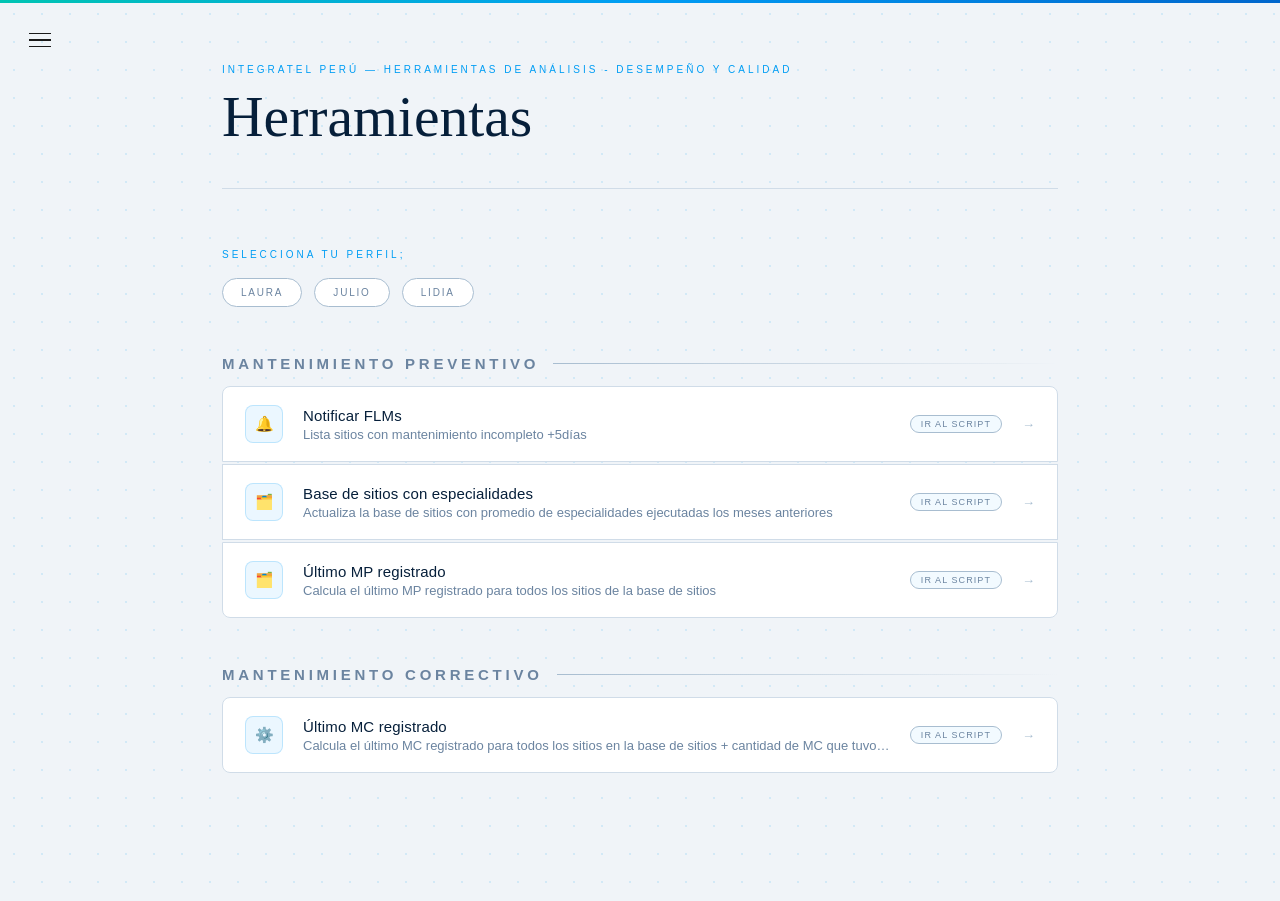
<file: index.html>
<!DOCTYPE html>
<html lang="es">
<head>
    <meta charset="UTF-8">
    <meta name="viewport" content="width=device-width, initial-scale=1.0">
    <title>Herramientas - D&C</title>
    <link href="https://fonts.googleapis.com/css2?family=DM+Serif+Display:ital@0;1&family=DM+Mono:wght@300;400;500&display=swap" rel="stylesheet">
    <link rel="stylesheet" href="style.css">

</head>
<body>

    <button class="hamburger" id="hamburger" aria-label="Abrir menú" onclick="toggleSidebar()">
        <span></span><span></span><span></span>
    </button>

    <div class="sidebar-overlay" id="overlay" onclick="closeSidebar()"></div>

    <aside class="sidebar" id="sidebar">
        <div class="sidebar-brand">Integratel Perú<br>Desempeño &amp; Calidad</div>
        <nav class="sidebar-nav">
            <a class="sidebar-link active" href="index.html">
                <span class="sl-left"><span class="sl-num">01</span>Herramientas</span>
                <span class="sl-arrow">→</span>
            </a>
            
            <a class="sidebar-link" href="instrucciones.html">
                <span class="sl-left"><span class="sl-num">02</span>Instrucciones</span>
                <span class="sl-arrow">→</span>
            </a>
            <a class="sidebar-link" href="requisitos.html">
                <span class="sl-left"><span class="sl-num">03</span>Requisitos</span>
                <span class="sl-arrow">→</span>
            </a>
        </nav>
        <div class="sidebar-footer">Herramientas<br>de análisis</div>
    </aside>

    <script src="script.js"></script>
    <div class="wrapper">

        <header>
            <div class="eyebrow">Integratel Perú — Herramientas de análisis - Desempeño y Calidad</div>
            <h1>Herramientas</h1>
        </header>

        <section class="user-section">
            <div class="eyebrow">Selecciona tu perfil;</div>
            <div class="user-buttons">
                <button class="user-btn" onclick="cambiarUsuario('lcadillom')">Laura</button>
                <button class="user-btn" onclick="cambiarUsuario('jlopezh')">Julio</button>
                <button class="user-btn" onclick="cambiarUsuario('...')">Lidia</button>
            </div>
        </section>

        <section class="category">
            <div class="category-header">
                <span class="category-label">Mantenimiento Preventivo</span>
                <div class="category-line"></div>
            </div>
            <div class="notebooks">
                <a class="notebook-card" href="vscode://file/C:/Users/lcadillom/OneDrive - Integratel Per%C3%BA/Proyectos/Base de sitios con especialidades/sitiosIncompletos.ipynb" target="_blank">
                    <div class="nb-icon">🔔</div>
                    <div class="nb-content">
                        <div class="nb-name">Notificar FLMs</div>
                        <div class="nb-desc">Lista sitios con mantenimiento incompleto +5días</div>
                    </div>
                    <div class="nb-meta"><span class="nb-tag">Ir al script</span></div>
                    <div class="nb-arrow">→</div>
                </a>
                <a class="notebook-card" href="vscode://file/C:/Users/lcadillom/OneDrive - Integratel Per%C3%BA/Proyectos/Base de sitios con especialidades/revisionEspecialidades.ipynb" target="_blank">
                    <div class="nb-icon">🗂️</div>
                    <div class="nb-content">
                        <div class="nb-name">Base de sitios con especialidades</div>
                        <div class="nb-desc">Actualiza la base de sitios con promedio de especialidades ejecutadas los meses anteriores</div>
                    </div>
                    <div class="nb-meta"><span class="nb-tag">Ir al script</span></div>
                    <div class="nb-arrow">→</div>
                </a>
                <a class="notebook-card" href="vscode://file/C:/Users/lcadillom/OneDrive - Integratel Per%C3%BA/Proyectos/Base de sitios con especialidades/ultimoPreventivo.ipynb" target="_blank">
                    <div class="nb-icon">🗂️</div>
                    <div class="nb-content">
                        <div class="nb-name">Último MP registrado</div>
                        <div class="nb-desc">Calcula el último MP registrado para todos los sitios de la base de sitios</div>
                    </div>
                    <div class="nb-meta"><span class="nb-tag">Ir al script</span></div>
                    <div class="nb-arrow">→</div>
                </a>
            </div>
        </section>

        <section class="category">
            <div class="category-header">
                <span class="category-label">Mantenimiento Correctivo</span>
                <div class="category-line"></div>
            </div>
            <div class="notebooks">
                <a class="notebook-card" href="vscode://file/C:/Users/lcadillom/OneDrive - Integratel Per%C3%BA/Proyectos/Base de sitios con especialidades/revisionCorrectivo.ipynb">
                    <div class="nb-icon">⚙️</div>
                    <div class="nb-content">
                        <div class="nb-name">Último MC registrado</div>
                        <div class="nb-desc">Calcula el último MC registrado para todos los sitios en la base de sitios + cantidad de MC que tuvo este sitio</div>
                    </div>
                    <div class="nb-meta"><span class="nb-tag">Ir al script</span></div>
                    <div class="nb-arrow">→</div>
                </a>
            </div>
        </section>

    </div>

    <script>
        
    </script>
</body>
</html>
</file>
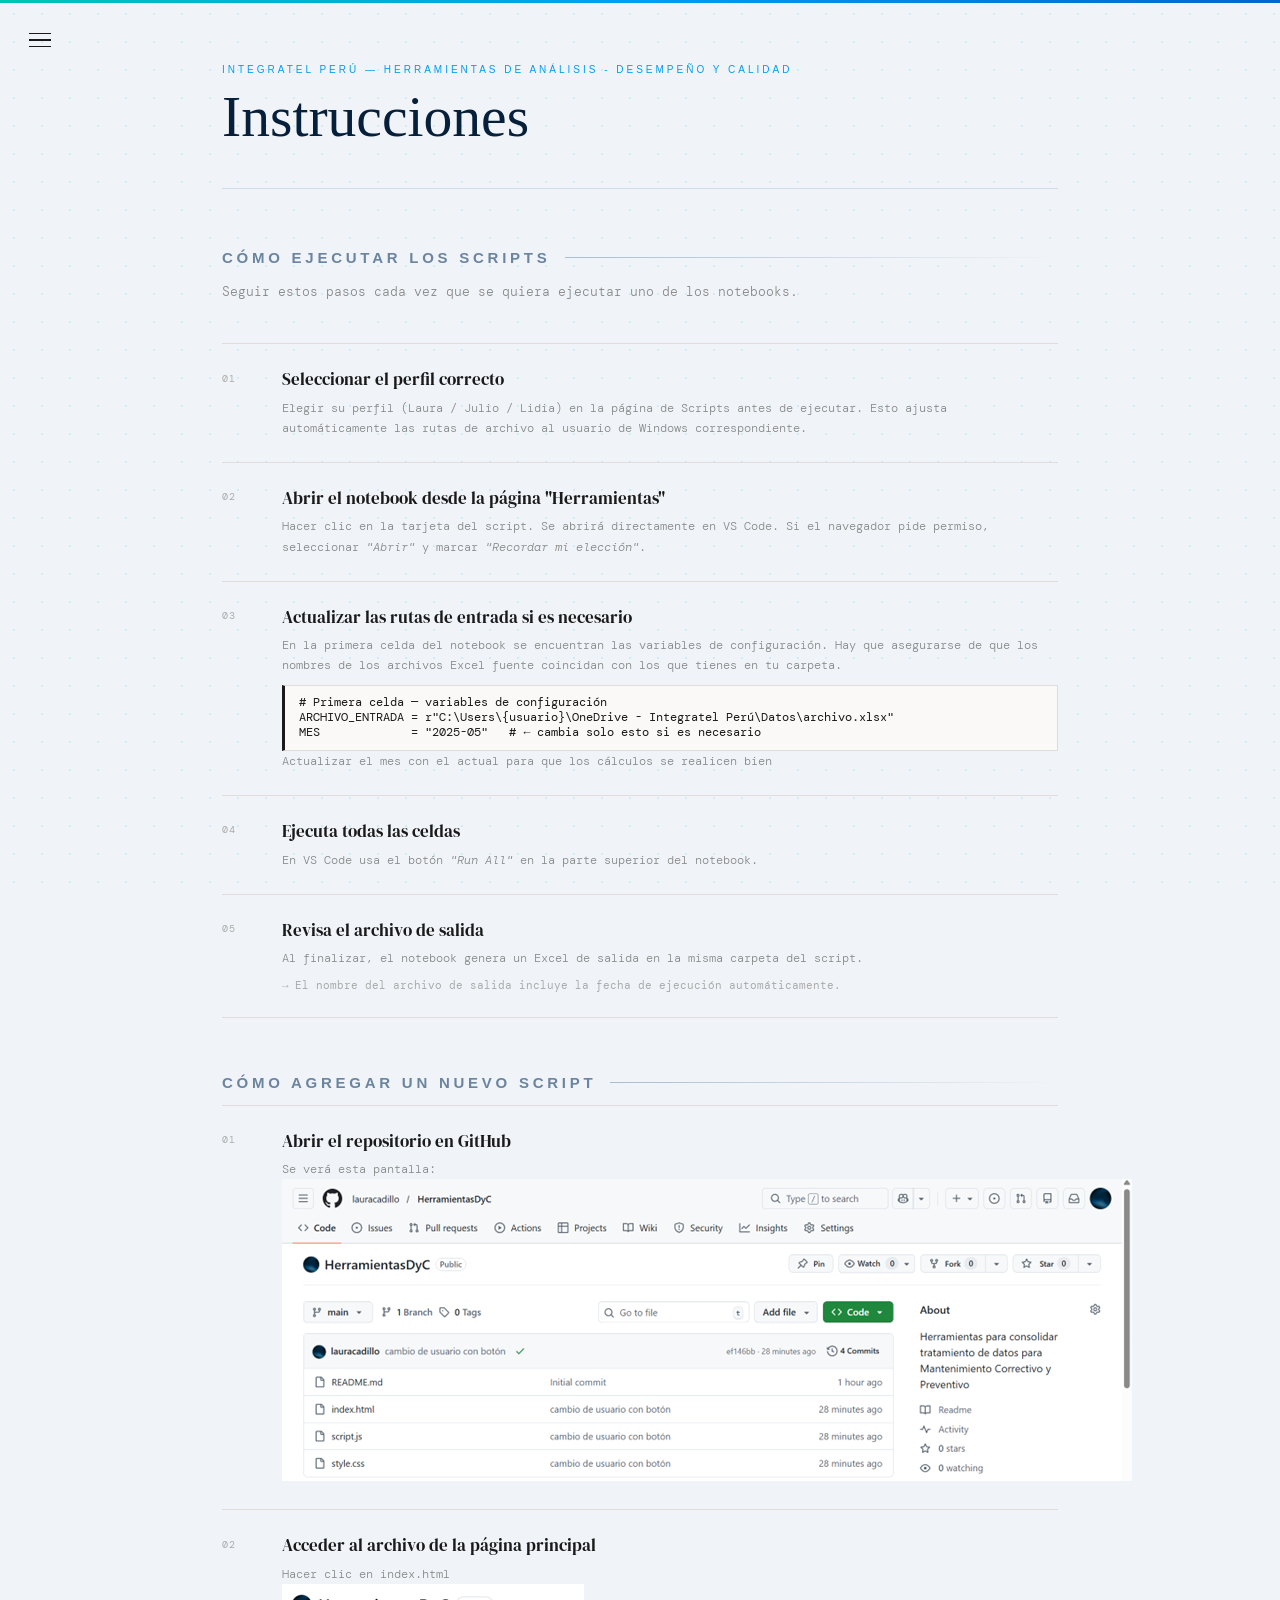
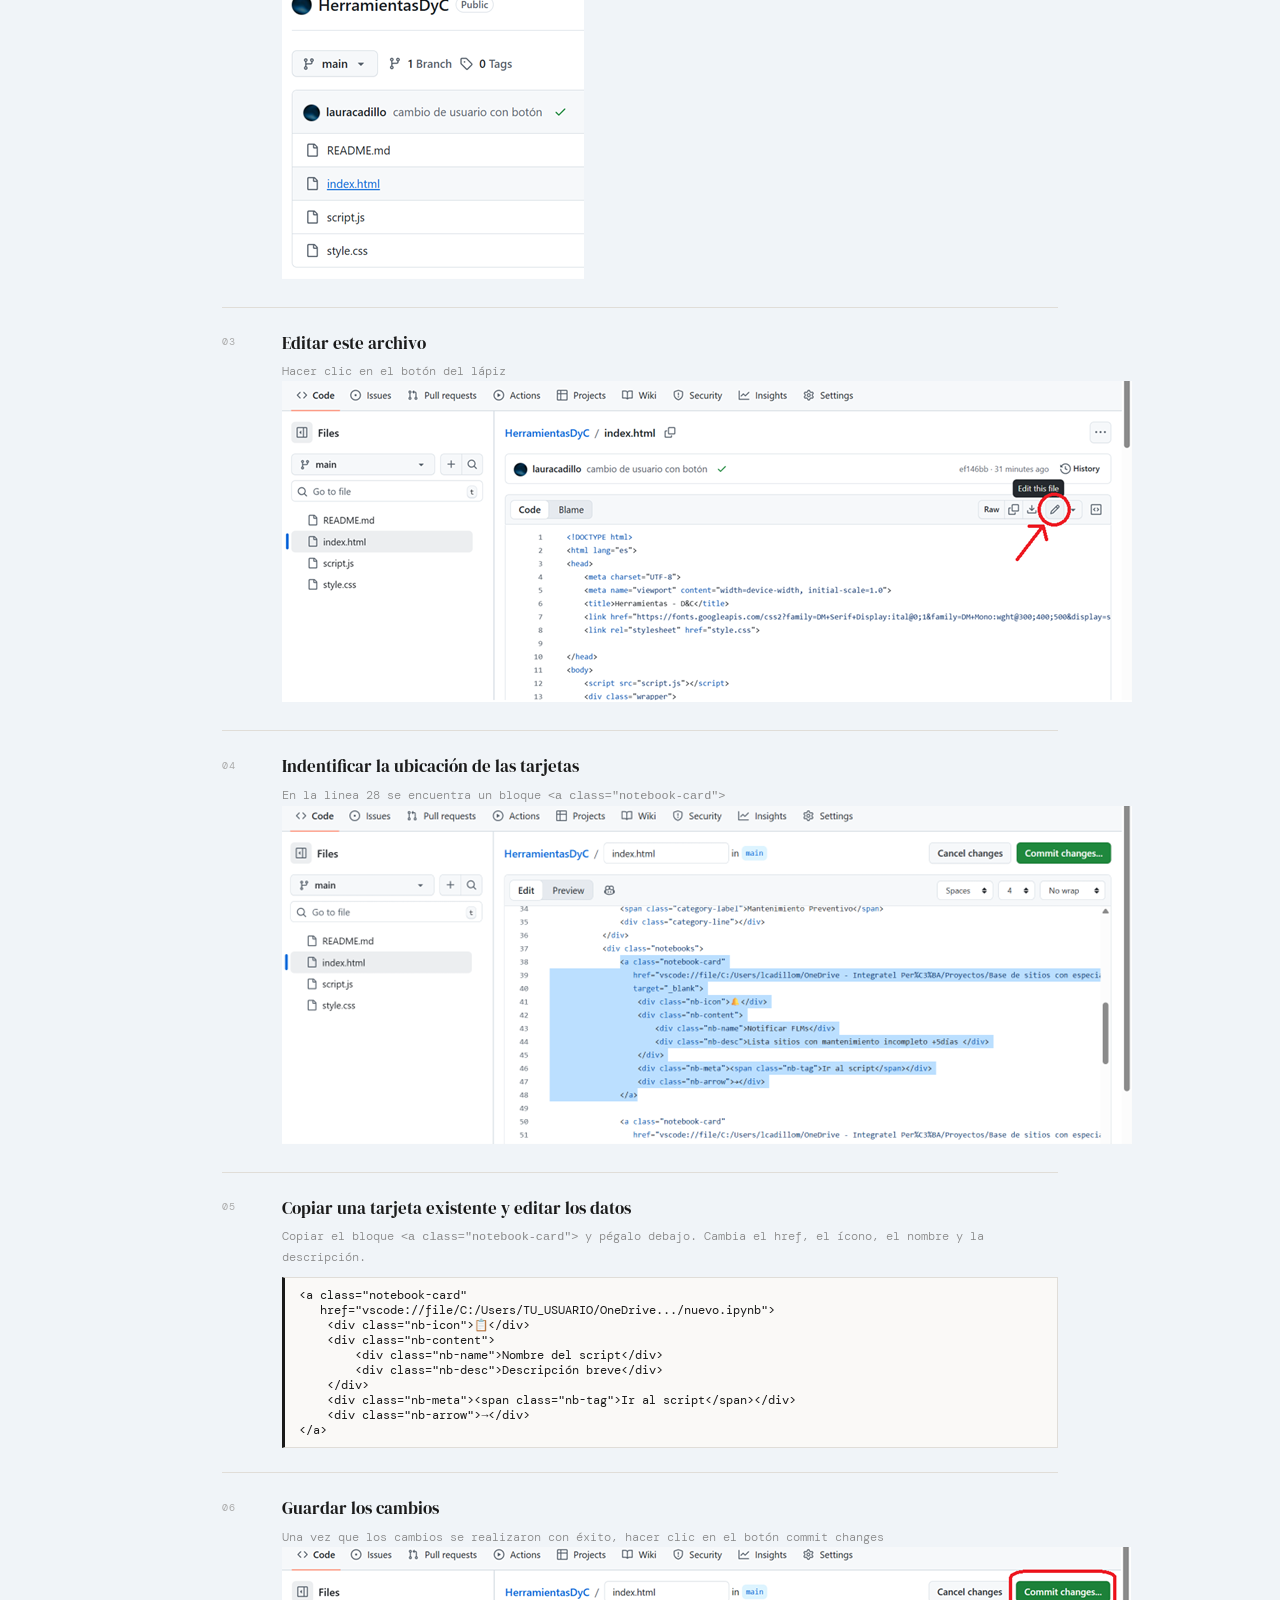
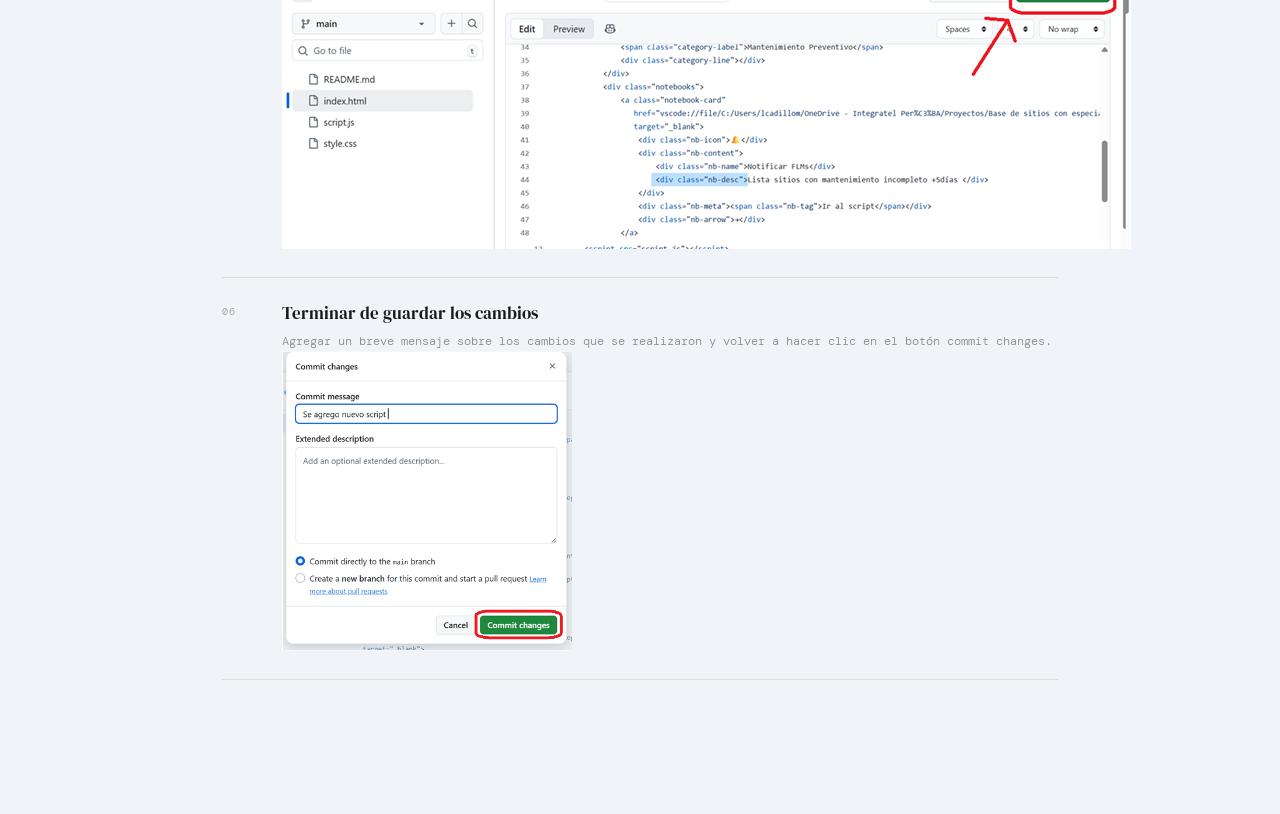
<file: instrucciones.html>
<!DOCTYPE html>
<html lang="es">
<head>
    <meta charset="UTF-8">
    <meta name="viewport" content="width=device-width, initial-scale=1.0">
    <title>Instrucciones - D&C</title>
    <link href="https://fonts.googleapis.com/css2?family=DM+Serif+Display:ital@0;1&family=DM+Mono:wght@300;400;500&display=swap" rel="stylesheet">
    <link rel="stylesheet" href="style.css">

</head>
<body>
    <script src="script.js"></script>
    <button class="hamburger" id="hamburger" aria-label="Abrir menú" onclick="toggleSidebar()">
        <span></span><span></span><span></span>
    </button>

    <div class="sidebar-overlay" id="overlay" onclick="closeSidebar()"></div>

    <aside class="sidebar" id="sidebar">
        <div class="sidebar-brand">Integratel Perú<br>Desempeño &amp; Calidad</div>
        <nav class="sidebar-nav">
            <a class="sidebar-link" href="index.html">
                <span class="sl-left"><span class="sl-num">01</span>Herramientas</span>
                <span class="sl-arrow">→</span>
            </a>
            
            <a class="sidebar-link active" href="instrucciones.html">
                <span class="sl-left"><span class="sl-num">02</span>Instrucciones</span>
                <span class="sl-arrow">→</span>
            </a>
            <a class="sidebar-link" href="requisitos.html">
                <span class="sl-left"><span class="sl-num">03</span>Requisitos</span>
                <span class="sl-arrow">→</span>
            </a>
            <a class="sidebar-link " href="otrosProyectos.html">
                <span class="sl-left"><span class="sl-num">04</span>Otros Proyectos</span>
                <span class="sl-arrow">→</span>
            </a>
        </nav>
        <div class="sidebar-footer">Herramientas<br>de análisis</div>
    </aside>

    <div class="wrapper">
        <header>
            <div class="eyebrow">Integratel Perú — Herramientas de análisis - Desempeño y Calidad</div>
            <h1>Instrucciones</h1>
        </header>

        <section class="instr-section">
            <div class="category-header">
                <span class="category-label">Cómo ejecutar los scripts</span>
                <div class="category-line"></div>
            </div>
            <p class="instr-intro">Seguir estos pasos cada vez que se quiera ejecutar uno de los notebooks. </p>
            <div class="step-list">
                
                <div class="step">
                    <span class="step-num">01</span>
                    <div class="step-body">
                        <div class="step-title"> Seleccionar el perfil correcto</div>
                        <div class="step-desc">Elegir su perfil (Laura / Julio / Lidia) en la página de Scripts antes de ejecutar. Esto ajusta automáticamente las rutas de archivo al usuario de Windows correspondiente.</div>
                    </div>
                </div>
                <div class="step">
                    <span class="step-num">02</span>
                    <div class="step-body">
                        <div class="step-title">Abrir el notebook desde la página "Herramientas"</div>
                        <div class="step-desc">Hacer clic en la tarjeta del script. Se abrirá directamente en VS Code. Si el navegador pide permiso, seleccionar <em>"Abrir"</em> y marcar <em>"Recordar mi elección"</em>.</div>
                    </div>
                </div>
                <div class="step">
                    <span class="step-num">03</span>
                    <div class="step-body">
                        <div class="step-title">Actualizar las rutas de entrada si es necesario</div>
                        <div class="step-desc">En la primera celda del notebook se encuentran las variables de configuración. Hay que asegurarse de que los nombres de los archivos Excel fuente coincidan con los que tienes en tu carpeta.</div>
                        <div class="step-code"># Primera celda — variables de configuración
ARCHIVO_ENTRADA = r"C:\Users\{usuario}\OneDrive - Integratel Perú\Datos\archivo.xlsx"
MES             = "2025-05"   # ← cambia solo esto si es necesario</div>
                        <div class="step-desc">Actualizar el mes con el actual para que los cálculos se realicen bien</div>

                    </div>
                </div>
                <div class="step">
                    <span class="step-num">04</span>
                    <div class="step-body">
                        <div class="step-title">Ejecuta todas las celdas</div>
                        <div class="step-desc">En VS Code usa el botón <em>"Run All"</em> en la parte superior del notebook.</div>
                    </div>
                </div>
                <div class="step">
                    <span class="step-num">05</span>
                    <div class="step-body">
                        <div class="step-title">Revisa el archivo de salida</div>
                        <div class="step-desc">Al finalizar, el notebook genera un Excel de salida en la misma carpeta del script.</div>
                        <div class="step-note">El nombre del archivo de salida incluye la fecha de ejecución automáticamente.</div>
                    </div>
                </div>
            </div>
        </section>

        <section class="instr-section">
            <div class="category-header">
                <span class="category-label">Cómo agregar un nuevo script</span>
                <div class="category-line"></div>
            </div>
            <div class="step-list">
                <div class="step">
                    <span class="step-num">01</span>
                    <div class="step-body">
                        <div class="step-title">Abrir el repositorio en GitHub</div>
                        <div class="step-desc">Se verá esta pantalla:</div>
                        <img src="imagenes\paso1.png">
                    </div>
                </div>
                <div class="step">
                    <span class="step-num">02</span>
                    <div class="step-body">
                        <div class="step-title">Acceder al archivo de la página principal</div>
                        <div class="step-desc"> Hacer clic en index.html </div>
                        <img src="imagenes\paso2.png">
                    </div>
                </div>
                <div class="step">
                    <span class="step-num">03</span>
                    <div class="step-body">
                        <div class="step-title">Editar este archivo</div>
                        <div class="step-desc"> Hacer clic en el botón del lápiz</div>
                        <img src="imagenes\paso3.png">
                    </div>
                </div>
                <div class="step">
                    <span class="step-num">04</span>
                    <div class="step-body">
                        <div class="step-title">Indentificar la ubicación de las tarjetas</div>
                        <div class="step-desc">En la linea 28 se encuentra un bloque <code>&lt;a class="notebook-card"&gt;</code></div>
                        <img src="imagenes\paso4.png">
                    </div>
                </div>
                <div class="step">
                    <span class="step-num">05</span>
                    <div class="step-body">
                        <div class="step-title">Copiar una tarjeta existente y editar los datos</div>
                        <div class="step-desc">Copiar el bloque <code>&lt;a class="notebook-card"&gt;</code> y pégalo debajo. Cambia el href, el ícono, el nombre y la descripción.</div>
                        <div class="step-code">&lt;a class="notebook-card"
   href="vscode://file/C:/Users/TU_USUARIO/OneDrive.../nuevo.ipynb"&gt;
    &lt;div class="nb-icon"&gt;📋&lt;/div&gt;
    &lt;div class="nb-content"&gt;
        &lt;div class="nb-name"&gt;Nombre del script&lt;/div&gt;
        &lt;div class="nb-desc"&gt;Descripción breve&lt;/div&gt;
    &lt;/div&gt;
    &lt;div class="nb-meta"&gt;&lt;span class="nb-tag"&gt;Ir al script&lt;/span&gt;&lt;/div&gt;
    &lt;div class="nb-arrow"&gt;→&lt;/div&gt;
&lt;/a&gt;</div>
                    </div>
                </div>
                <div class="step">
                    <span class="step-num">06</span>
                    <div class="step-body">
                        <div class="step-title">Guardar los cambios</div>
                        <div class="step-desc">Una vez que los cambios se realizaron con éxito, hacer clic en el botón commit changes</div>
                        <img src="imagenes\paso8.png">

                    </div>
                </div>
                <div class="step">
                    <span class="step-num">06</span>
                    <div class="step-body">
                        <div class="step-title">Terminar de guardar los cambios</div>
                        <div class="step-desc">Agregar un breve mensaje sobre los cambios que se realizaron y volver a hacer clic en el botón commit changes.</div>
                        <img src="imagenes\paso10.png" height="300px">

                    </div>
                </div>
            </div>
        </section>
<!--
        <section class="instr-section">
            <div class="category-header">
                <span class="category-label">Preguntas frecuentes</span>
                <div class="category-line"></div>
            </div>
            <div class="faq-list">
                <div class="faq-item">
                    <div class="faq-q" onclick="toggleFaq(this)">El link no abre VS Code</div>
                    <div class="faq-a">Asegúrate de tener VS Code instalado y de haber abierto al menos un archivo .ipynb anteriormente para que el protocolo <code>vscode://</code> quede registrado en Windows.</div>
                </div>
                <div class="faq-item">
                    <div class="faq-q" onclick="toggleFaq(this)">El notebook lanza error "FileNotFoundError"</div>
                    <div class="faq-a">El archivo Excel de entrada no se encuentra en la ruta configurada. Verifica que OneDrive esté sincronizado y que el nombre del archivo coincida exactamente con el valor en la variable <code>ARCHIVO_ENTRADA</code>.</div>
                </div>
                <div class="faq-item">
                    <div class="faq-q" onclick="toggleFaq(this)">No aparece el entorno Python correcto en VS Code</div>
                    <div class="faq-a">Haz clic en el nombre del kernel en la esquina superior derecha del notebook. Selecciona el entorno que contenga las librerías instaladas, normalmente <code>Python 3.x.x ('base')</code>.</div>
                </div>
                <div class="faq-item">
                    <div class="faq-q" onclick="toggleFaq(this)">¿Con qué frecuencia debo ejecutar los scripts?</div>
                    <div class="faq-a">Los scripts de <em>Notificar FLMs</em> y <em>Último MP/MC registrado</em> se recomiendan semanalmente (lunes). El script de <em>Base de sitios con especialidades</em> se ejecuta una vez al mes, al cierre de cada periodo.</div>
                </div>
                <div class="faq-item">
                    <div class="faq-q" onclick="toggleFaq(this)">¿Puedo ejecutar los scripts desde casa?</div>
                    <div class="faq-a">Sí, siempre que tengas acceso a OneDrive (con internet o en modo sin conexión si los archivos están disponibles offline). Los archivos de salida también se guardarán en OneDrive.</div>
                </div>
            </div>
        </section>
-->
    </div>


</body>
</html>
</file>
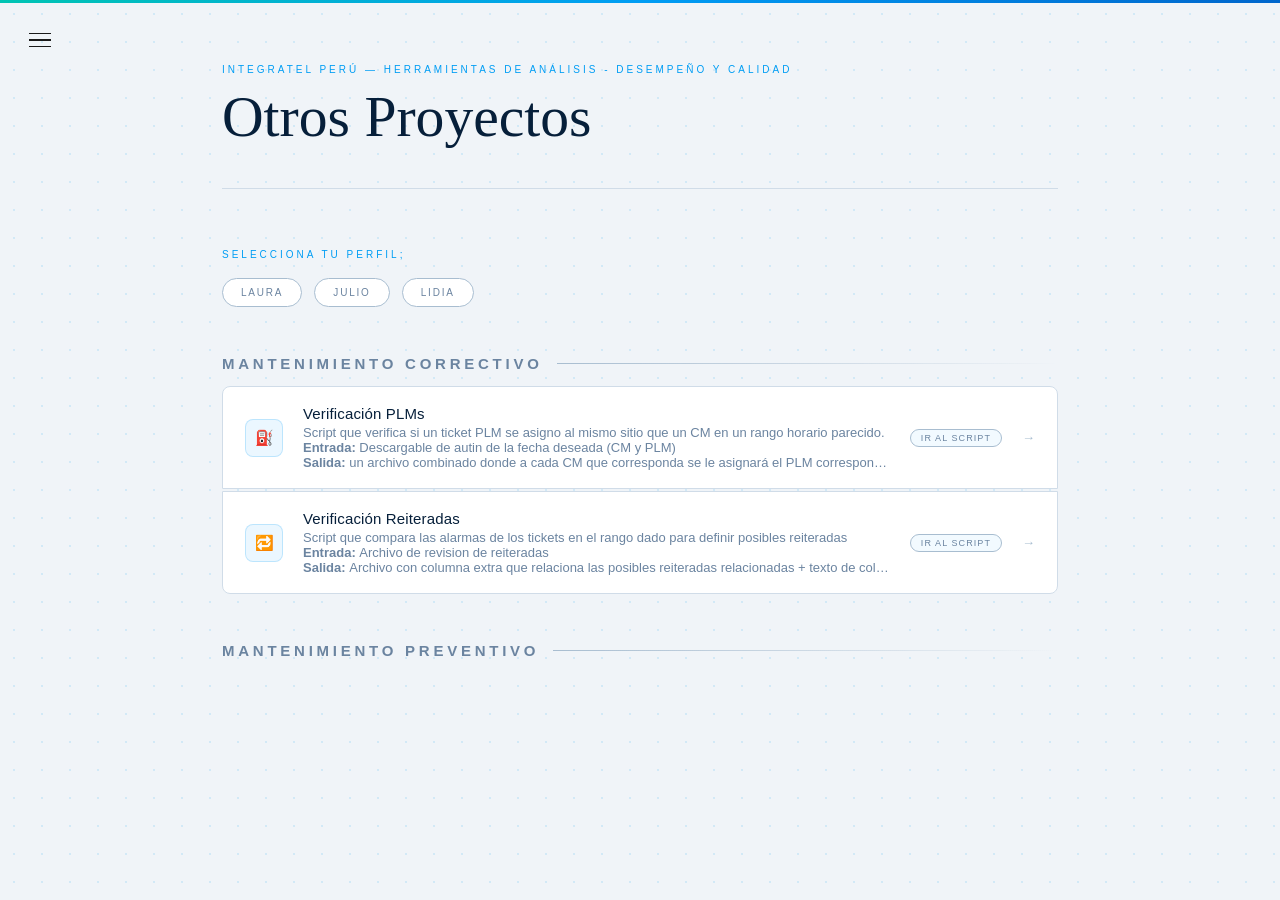
<file: otrosProyectos.html>
<!DOCTYPE html>
<html lang="es">
<head>
    <meta charset="UTF-8">
    <meta name="viewport" content="width=device-width, initial-scale=1.0">
    <title>Más proyectos - D&C</title>
    <link href="https://fonts.googleapis.com/css2?family=DM+Serif+Display:ital@0;1&family=DM+Mono:wght@300;400;500&display=swap" rel="stylesheet">
    <link rel="stylesheet" href="style.css">

</head>
<body>

    <button class="hamburger" id="hamburger" aria-label="Abrir menú" onclick="toggleSidebar()">
        <span></span><span></span><span></span>
    </button>

    <div class="sidebar-overlay" id="overlay" onclick="closeSidebar()"></div>

    <aside class="sidebar" id="sidebar">
        <div class="sidebar-brand">Integratel Perú<br>Desempeño &amp; Calidad</div>
        <nav class="sidebar-nav">
            <a class="sidebar-link" href="index.html">
                <span class="sl-left"><span class="sl-num">01</span>Herramientas</span>
                <span class="sl-arrow">→</span>
            </a>
            
            <a class="sidebar-link" href="instrucciones.html">
                <span class="sl-left"><span class="sl-num">02</span>Instrucciones</span>
                <span class="sl-arrow">→</span>
            </a>
            <a class="sidebar-link" href="requisitos.html">
                <span class="sl-left"><span class="sl-num">03</span>Requisitos</span>
                <span class="sl-arrow">→</span>
            </a>
            <a class="sidebar-link active" href="otrosProyectos.html">
                <span class="sl-left"><span class="sl-num">04</span>Otros Proyectos</span>
                <span class="sl-arrow">→</span>
            </a>
        </nav>
        <div class="sidebar-footer">Herramientas<br>de análisis</div>
    </aside>

    <script src="script.js"></script>
    <div class="wrapper">

        <header>
            <div class="eyebrow">Integratel Perú — Herramientas de análisis - Desempeño y Calidad</div>
            <h1>Otros Proyectos</h1>
        </header>

        <section class="user-section">
            <div class="eyebrow">Selecciona tu perfil;</div>
            <div class="user-buttons">
                <button class="user-btn" onclick="cambiarUsuario('lcadillom')">Laura</button>
                <button class="user-btn" onclick="cambiarUsuario('jlopezh')">Julio</button>
                <button class="user-btn" onclick="cambiarUsuario('...')">Lidia</button>
            </div>
        </section>

        <section class="category">
            <div class="category-header">
                <span class="category-label">Mantenimiento Correctivo</span>
                <div class="category-line"></div>
            </div>
            <div class="notebooks"> 
                <a class="notebook-card" href="vscode://file/C:/Users/lcadillom/OneDrive - Integratel Per%C3%BA/1_Compartido_KPI/Scripts/sitiosIncompletos.ipynb" target="_blank">
                    <div class="nb-icon">⛽</div>
                    <div class="nb-content">
                        <div class="nb-name">Verificación PLMs</div>
                        <div class="nb-desc">Script que verifica si un ticket PLM se asigno al mismo sitio que un CM en un rango horario parecido. <br> 
                        <em style="font-weight: bold; font-style: normal;">Entrada: </em> Descargable de autin de la fecha deseada (CM y PLM) <br>
                        <em style="font-weight: bold; font-style: normal;">Salida: </em> un archivo combinado donde a cada CM que corresponda se le asignará el PLM correspondiente 
                        </div>
                    </div>
                    <div class="nb-meta"><span class="nb-tag">Ir al script</span></div>
                    <div class="nb-arrow">→</div>
                </a>
                <a class="notebook-card" href="vscode://file/C:/Users/lcadillom/OneDrive - Integratel Per%C3%BA/1_Compartido_KPI/Scripts/sitiosIncompletos.ipynb" target="_blank">
                    <div class="nb-icon">🔁</div>
                    <div class="nb-content">
                        <div class="nb-name">Verificación Reiteradas</div>
                        <div class="nb-desc">Script que compara las alarmas de los tickets en el rango dado para definir posibles reiteradas  <br> 
                        <em style="font-weight: bold; font-style: normal;">Entrada: </em> Archivo de revision de reiteradas <br>
                        <em style="font-weight: bold; font-style: normal;">Salida: </em> Archivo con columna extra que relaciona las posibles reiteradas relacionadas + texto de color rojo para su fácil indentificación 
                        </div>
                    </div>
                    <div class="nb-meta"><span class="nb-tag">Ir al script</span></div>
                    <div class="nb-arrow">→</div>
                </a>
                
            </div>
        </section>

        <section class="category">
            <div class="category-header">
                <span class="category-label">Mantenimiento Preventivo</span>
                <div class="category-line"></div>
            </div>
            <div class="notebooks">
                
                <!-- AGREGAR FUTUROS PROYECTOS AQUI  -->


            </div>
        </section>

    </div>

</body>
</html>
</file>
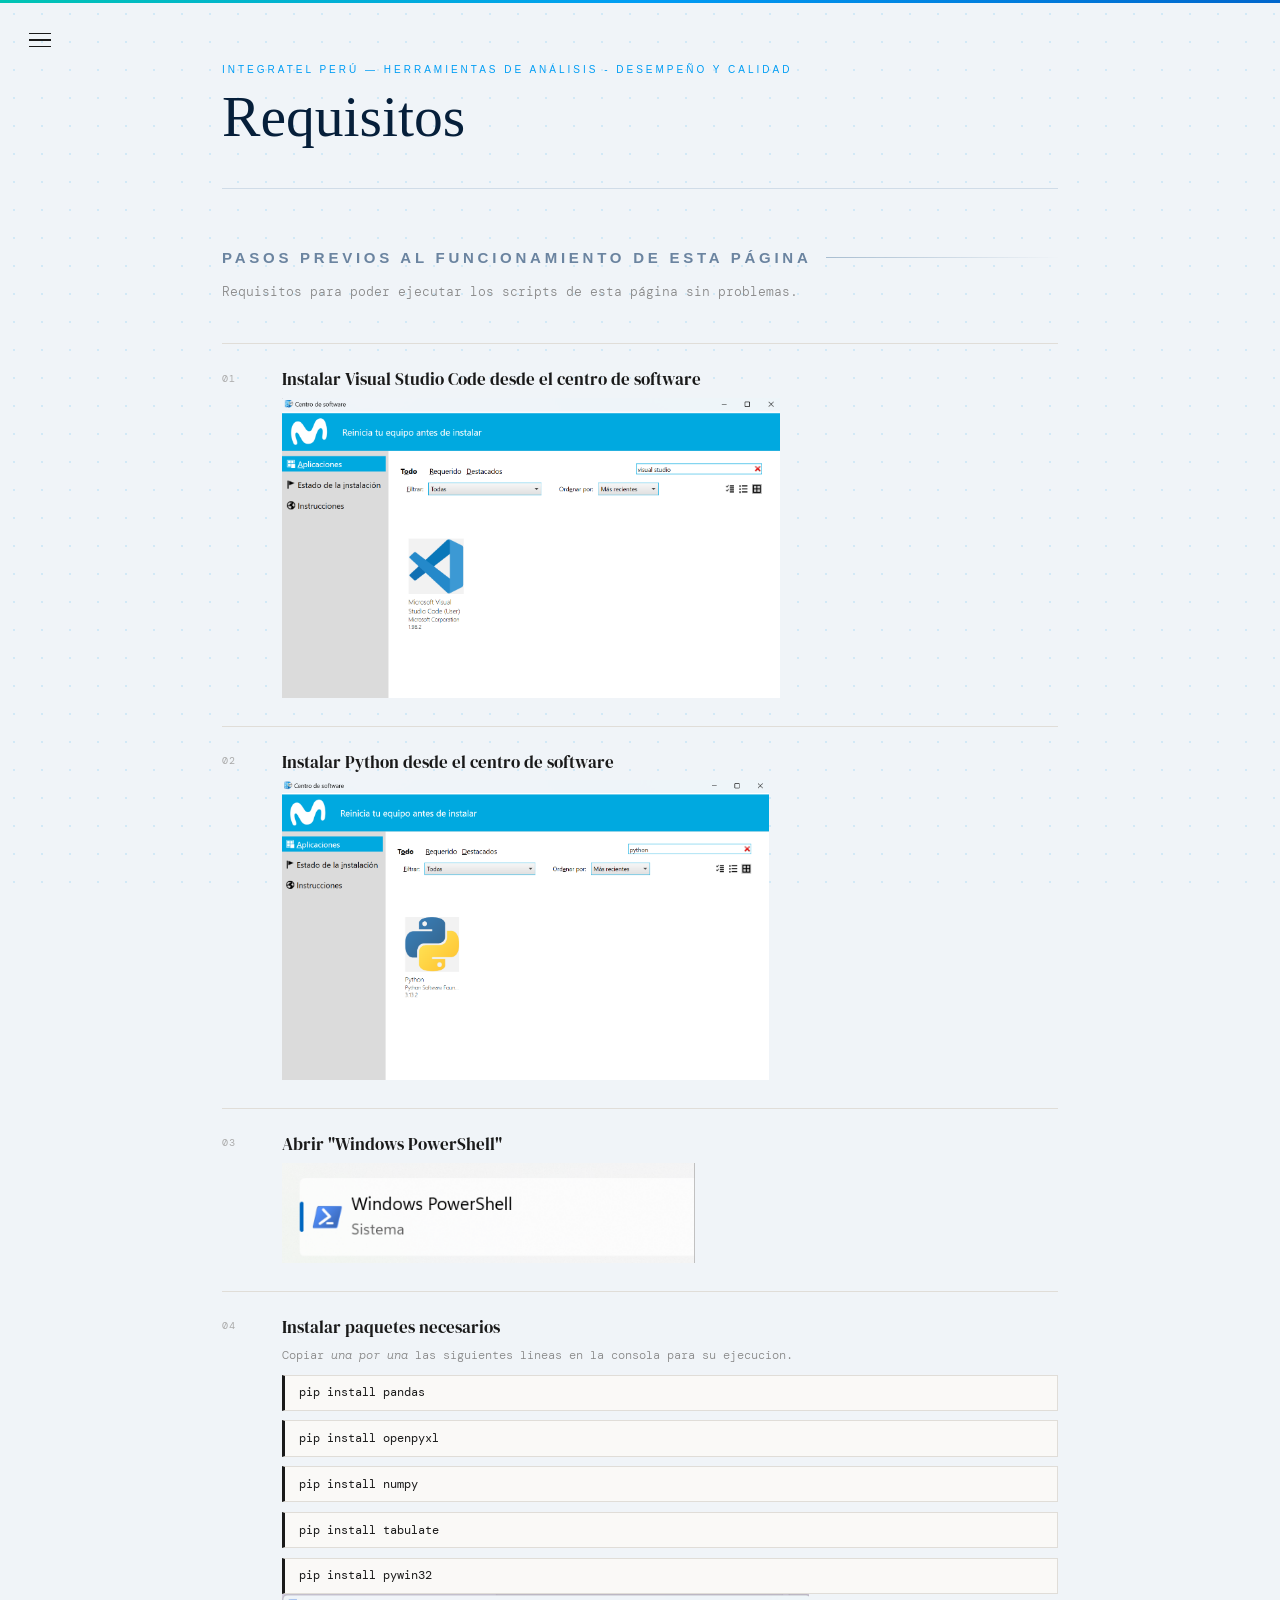
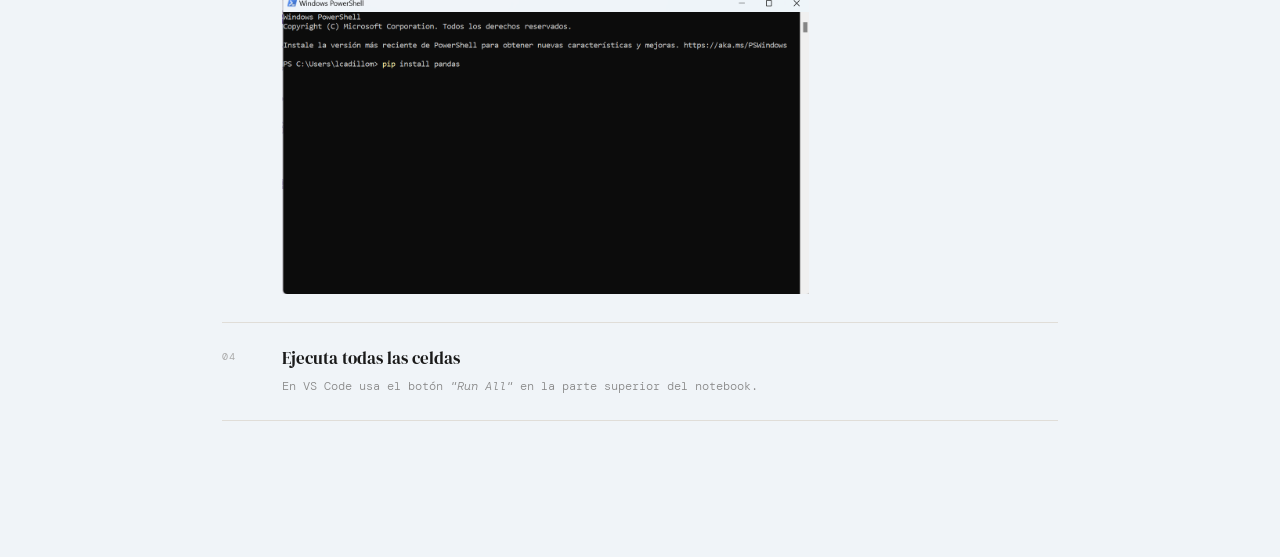
<file: requisitos.html>
<!DOCTYPE html>
<html lang="es">
<head>
    <meta charset="UTF-8">
    <meta name="viewport" content="width=device-width, initial-scale=1.0">
    <title>Requisitos</title>
    <link href="https://fonts.googleapis.com/css2?family=DM+Serif+Display:ital@0;1&family=DM+Mono:wght@300;400;500&display=swap" rel="stylesheet">
    <link rel="stylesheet" href="style.css">

</head>
<body>
    <script src="script.js"></script>
    <button class="hamburger" id="hamburger" aria-label="Abrir menú" onclick="toggleSidebar()">
        <span></span><span></span><span></span>
    </button>

    <div class="sidebar-overlay" id="overlay" onclick="closeSidebar()"></div>

    <aside class="sidebar" id="sidebar">
        <div class="sidebar-brand">Integratel Perú<br>Desempeño &amp; Calidad</div>
        <nav class="sidebar-nav">
            <a class="sidebar-link" href="index.html">
                <span class="sl-left"><span class="sl-num">01</span>Herramientas</span>
                <span class="sl-arrow">→</span>
            </a>
            
            <a class="sidebar-link" href="instrucciones.html">
                <span class="sl-left"><span class="sl-num">02</span>Instrucciones</span>
                <span class="sl-arrow">→</span>
            </a>
            <a class="sidebar-link active" href="requisitos.html">
                <span class="sl-left"><span class="sl-num">03</span>Requisitos</span>
                <span class="sl-arrow">→</span>
            </a>
            <a class="sidebar-link" href="otrosProyectos.html">
                <span class="sl-left"><span class="sl-num">04</span>Otros Proyectos</span>
                <span class="sl-arrow">→</span>
            </a>
        </nav>
        <div class="sidebar-footer">Herramientas<br>de análisis</div>
    </aside>

    <div class="wrapper">
        <header>
            <div class="eyebrow">Integratel Perú — Herramientas de análisis - Desempeño y Calidad</div>
            <h1>Requisitos</h1>
        </header>

        <section class="instr-section">
            <div class="category-header">
                <span class="category-label">Pasos previos al funcionamiento de esta página </span>
                <div class="category-line"></div>
            </div>
            <p class="instr-intro">Requisitos para poder ejecutar los scripts de esta página sin problemas. </p>
            <div class="step-list">
                
                <div class="step">
                    <span class="step-num">01</span>
                    <div class="step-body">
                        <div class="step-title"> Instalar Visual Studio Code desde el centro de software</div>
                        <img src="imagenes\req1.png " height=300px>
                    </div>
                </div>
                <div class="step">
                    <span class="step-num">02</span>
                    <div class="step-body">
                        <div class="step-title"> Instalar Python desde el centro de software</div>
                        <img src="imagenes\req2.png "height=300px>
                    </div>
                </div>
                <div class="step">
                    <span class="step-num">03</span>
                    <div class="step-body">
                        <div class="step-title">Abrir "Windows PowerShell"</div>
                        <img src="imagenes\req3.png " height=100px>

                    </div>
                </div>
                <div class="step">
                    <span class="step-num">04</span>
                    <div class="step-body">
                        <div class="step-title">Instalar paquetes necesarios</div>
                        <div class="step-desc">Copiar <em>una por una</em> las siguientes lineas en la consola para su ejecucion. </div>
                        <div class="step-code">pip install pandas </div>
                        <div class="step-code">pip install openpyxl </div>
                        <div class="step-code">pip install numpy </div>
                        <div class="step-code">pip install tabulate </div>
                        <div class="step-code">pip install pywin32 </div>
                        <img src="imagenes\req4.png " height=300px>
                    </div>

                </div>
                <div class="step">
                    <span class="step-num">04</span>
                    <div class="step-body">
                        <div class="step-title">Ejecuta todas las celdas</div>
                        <div class="step-desc">En VS Code usa el botón <em>"Run All"</em> en la parte superior del notebook.</div>
                    </div>
                </div>
    </div>
</body>
</html>
</file>
<file: style.css>
:root {
    --bg: #f0f4f8;
    --surface: #ffffff;
    --surface-2: #f5f9fc;
    --border: #d0dce8;
    --border-strong: #a8bdd0;
    --accent: #019DF4;
    --accent-dim: rgba(1, 157, 244, 0.08);
    --accent-mid: rgba(1, 157, 244, 0.18);
    --text: #061f3a;
    --text-muted: #6b84a0;
    --green: #00C4B3;
}

* {
    margin: 0;
    padding: 0;
    box-sizing: border-box;
}

body {
    background: var(--bg);
    color: var(--text);
    font-family: 'Jost', sans-serif;
    min-height: 100vh;
    padding: 0;
    overflow-x: hidden;
}

/* Delicate dot pattern background */
body::before {
    content: '';
    position: fixed;
    inset: 0;
    background-image: radial-gradient(circle, rgba(1,157,244,0.12) 1px, transparent 1px);
    background-size: 28px 28px;
    pointer-events: none;
    z-index: 0;
}

/* Soft top bar accent — franja Movistar */
body::after {
    content: '';
    position: fixed;
    top: 0;
    left: 0;
    right: 0;
    height: 3px;
    background: linear-gradient(90deg, #00C4B3, #019DF4, #0066CC);
    z-index: 10;
}

.wrapper {
    position: relative;
    z-index: 1;
    max-width: 900px;
    margin: 0 auto;
    padding: 64px 32px 80px;
}

/* Header */
header {
    margin-bottom: 60px;
    border-bottom: 1px solid var(--border);
    padding-bottom: 40px;
}

.eyebrow {
    font-size: 10px;
    letter-spacing: 0.3em;
    text-transform: uppercase;
    color: var(--accent);
    font-weight: 500;
    margin-bottom: 10px;
}

h1 {
    font-family: 'Cormorant Garamond', serif;
    font-size: clamp(2.4rem, 5vw, 3.6rem);
    font-weight: 300;
    line-height: 1.1;
    color: var(--text);
}

h1 em {
    font-style: italic;
    font-weight: 400;
    color: var(--accent);
}

.subtitle {
    font-size: 11px;
    color: var(--text-muted);
    letter-spacing: 0.08em;
    margin-top: 18px;
    font-weight: 300;
}

/* Categories */
.category {
    margin-bottom: 48px;
    opacity: 0;
    transform: translateY(14px);
    animation: fadeUp 0.5s ease forwards;
}

.category:nth-child(1) { animation-delay: 0.1s; }
.category:nth-child(2) { animation-delay: 0.2s; }
.category:nth-child(3) { animation-delay: 0.3s; }
.category:nth-child(4) { animation-delay: 0.4s; }

@keyframes fadeUp {
    to { opacity: 1; transform: translateY(0); }
}

.category-header {
    display: flex;
    align-items: center;
    gap: 14px;
    margin-bottom: 14px;
}

.category-label {
    font-size: 15px;
    letter-spacing: 0.25em;
    text-transform: uppercase;
    color: var(--text-muted);
    font-weight: 800;
    white-space: nowrap;
}

.category-line {
    flex: 1;
    height: 1px;
    background: linear-gradient(90deg, var(--border-strong), transparent);
}

/* Notebook cards */
.notebooks {
    display: grid;
    gap: 2px;
}

.notebook-card {
    display: flex;
    align-items: center;
    gap: 20px;
    padding: 18px 22px;
    background: var(--surface);
    border: 1px solid var(--border);
    text-decoration: none;
    transition: all 0.25s ease;
    position: relative;
    overflow: hidden;
}

.notebook-card:first-child {
    border-radius: 8px 8px 0 0;
}

.notebook-card:last-child {
    border-radius: 0 0 8px 8px;
}

.notebook-card:only-child {
    border-radius: 8px;
}

.notebook-card::before {
    content: '';
    position: absolute;
    left: 0;
    top: 0;
    bottom: 0;
    width: 3px;
    background: linear-gradient(180deg, #00C4B3, #019DF4);
    transform: scaleY(0);
    transition: transform 0.25s ease;
    border-radius: 0 2px 2px 0;
}

.notebook-card:hover {
    background: var(--surface-2);
    border-color: rgba(1,157,244,0.35);
    box-shadow: 0 2px 16px rgba(1,157,244,0.1);
}

.notebook-card:hover::before {
    transform: scaleY(1);
}

.nb-icon {
    width: 38px;
    height: 38px;
    background: var(--accent-dim);
    border: 1px solid rgba(1,157,244,0.2);
    border-radius: 8px;
    display: flex;
    align-items: center;
    justify-content: center;
    flex-shrink: 0;
    font-size: 15px;
    transition: all 0.25s ease;
}

.notebook-card:hover .nb-icon {
    background: var(--accent-mid);
    border-color: rgba(1,157,244,0.4);
}

.nb-content {
    flex: 1;
    min-width: 0;
}

.nb-name {
    font-size: 15px;
    font-weight: 500;
    color: var(--text);
    white-space: nowrap;
    overflow: hidden;
    text-overflow: ellipsis;
    transition: color 0.2s;
    letter-spacing: 0.01em;
}

.notebook-card:hover .nb-name {
    color: var(--accent);
}

.nb-desc {
    font-size: 13px;
    color: var(--text-muted);
    margin-top: 3px;
    white-space: nowrap;
    overflow: hidden;
    text-overflow: ellipsis;
    font-weight: 300;
}

.nb-meta {
    font-size: 10px;
    color: var(--text-muted);
    flex-shrink: 0;
    text-align: right;
}

.nb-tag {
    display: inline-block;
    padding: 3px 10px;
    border: 1px solid var(--border-strong);
    border-radius: 20px;
    font-size: 9px;
    letter-spacing: 0.12em;
    text-transform: uppercase;
    color: var(--text-muted);
    background: rgba(1,157,244,0.05);
}

.nb-arrow {
    color: var(--border-strong);
    font-size: 13px;
    flex-shrink: 0;
    transition: all 0.25s ease;
}

.notebook-card:hover .nb-arrow {
    color: var(--accent);
    transform: translateX(4px);
}

/* Footer */
footer {
    margin-top: 72px;
    padding-top: 24px;
    border-top: 1px solid var(--border);
    display: flex;
    justify-content: space-between;
    align-items: center;
}

.footer-text {
    font-size: 10px;
    color: var(--text-muted);
    letter-spacing: 0.12em;
    font-weight: 300;
}

.status-dot {
    width: 6px;
    height: 6px;
    background: var(--green);
    border-radius: 50%;
    display: inline-block;
    margin-right: 7px;
    animation: pulse 2.5s ease infinite;
}

@keyframes pulse {
    0%, 100% { opacity: 1; }
    50% { opacity: 0.3; }
}

/* ===== Selector de usuario ===== */

.user-section {
    margin-bottom: 48px;
}

.user-buttons {
    display: flex;
    gap: 12px;
    margin-top: 18px;
    flex-wrap: wrap;
}

.user-btn {
    padding: 8px 18px;
    font-size: 10px;
    letter-spacing: 0.18em;
    text-transform: uppercase;
    font-weight: 500;
    border-radius: 20px;
    border: 1px solid var(--border-strong);
    background: var(--surface);
    color: var(--text-muted);
    cursor: pointer;
    transition: all 0.25s ease;
    position: relative;
    overflow: hidden;
}

.user-btn:hover {
    background: var(--accent-dim);
    border-color: rgba(1,157,244,0.4);
    color: var(--accent);
}

.user-btn.active {
    background: var(--accent-mid);
    border-color: var(--accent);
    color: var(--accent);
}

.user-btn::after {
    content: '';
    position: absolute;
    inset: 0;
    background: linear-gradient(
        120deg,
        transparent 0%,
        rgba(1,157,244,0.15) 50%,
        transparent 100%
    );
    transform: translateX(-100%);
    transition: transform 0.4s ease;
}

.user-btn:hover::after {
    transform: translateX(100%);
}

/* ===== Instructions page ===== */

.instructions-section {
    margin-top: 32px;
    background: var(--surface);
    border: 1px solid var(--border);
    border-radius: 10px;
    padding: 28px 32px;
    box-shadow: 0 2px 18px rgba(1,157,244,0.06);
    position: relative;
    overflow: hidden;
    opacity: 0;
    transform: translateY(14px);
    animation: fadeUp 0.5s ease forwards;
}

.instructions-section::before {
    content: '';
    position: absolute;
    left: 0;
    top: 0;
    bottom: 0;
    width: 3px;
    background: linear-gradient(180deg, #00C4B3, #019DF4);
    border-radius: 0 2px 2px 0;
}

.instructions-title {
    font-size: 12px;
    letter-spacing: 0.2em;
    text-transform: uppercase;
    font-weight: 500;
    color: var(--accent);
    margin-bottom: 20px;
}

.instructions-section ol {
    list-style: none;
    counter-reset: step;
    display: grid;
    gap: 14px;
    margin-top: 8px;
}

.instructions-section li {
    counter-increment: step;
    position: relative;
    padding-left: 38px;
    font-size: 12px;
    line-height: 1.6;
    color: var(--text-muted);
}

.instructions-section li::before {
    content: counter(step);
    position: absolute;
    left: 0;
    top: 2px;
    width: 22px;
    height: 22px;
    border-radius: 50%;
    background: var(--accent-dim);
    border: 1px solid rgba(1,157,244,0.3);
    color: var(--accent);
    font-size: 10px;
    font-weight: 500;
    display: flex;
    align-items: center;
    justify-content: center;
}

        /* ══ HAMBURGER ══ */
.hamburger {
    position: fixed;
    top: 1.4rem;
    left: 1.4rem;
    z-index: 200;
    width: 2.2rem;
    height: 2.2rem;
    display: flex;
    flex-direction: column;
    justify-content: center;
    align-items: center;
    gap: 5px;
    cursor: pointer;
    background: none;
    border: none;
    padding: 0;
}
.hamburger span {
    display: block;
    width: 22px;
    height: 1.5px;
    background: var(--fg, #1a1a1a);
    transition: transform 0.35s cubic-bezier(.77,0,.18,1),
                opacity 0.25s ease,
                width 0.3s ease;
    transform-origin: center;
}
.hamburger.open span:nth-child(1) { transform: translateY(6.5px) rotate(45deg); }
.hamburger.open span:nth-child(2) { opacity: 0; width: 0; }
.hamburger.open span:nth-child(3) { transform: translateY(-6.5px) rotate(-45deg); }

/* ══ OVERLAY ══ */
.sidebar-overlay {
    position: fixed;
    inset: 0;
    z-index: 180;
    background: rgba(10,8,5,0.25);
    opacity: 0;
    pointer-events: none;
    transition: opacity 0.35s ease;
}
.sidebar-overlay.open { opacity: 1; pointer-events: all; }

/* ══ SIDEBAR ══ */
.sidebar {
    position: fixed;
    top: 0; left: 0;
    z-index: 190;
    width: 260px;
    height: 100vh;
    background: #faf9f7;
    border-right: 1px solid #e0ddd8;
    display: flex;
    flex-direction: column;
    padding: 5rem 2rem 2rem 2rem;
    transform: translateX(-100%);
    transition: transform 0.38s cubic-bezier(.77,0,.18,1);
}
.sidebar.open { transform: translateX(0); box-shadow: 8px 0 32px rgba(0,0,0,0.08); }
.sidebar-brand { font-family: 'DM Mono', monospace; font-size: 0.6rem; letter-spacing: 0.14em; text-transform: uppercase; color: #aaa; margin-bottom: 2.5rem; line-height: 1.7; }
.sidebar-nav { display: flex; flex-direction: column; gap: 0; flex: 1; }
.sidebar-link { font-family: 'DM Serif Display', serif; font-size: 1.5rem; color: #ccc; text-decoration: none; padding: 0.65rem 0; border-bottom: 1px solid transparent; display: flex; align-items: center; justify-content: space-between; transition: color 0.2s, border-color 0.2s; }
.sidebar-link:hover { color: #1a1a1a; border-bottom-color: #e0ddd8; }
.sidebar-link.active { color: #1a1a1a; border-bottom-color: #1a1a1a; }
.sidebar-link .sl-left { display: flex; align-items: baseline; gap: 0.4rem; }
.sl-num { font-family: 'DM Mono', monospace; font-size: 0.55rem; color: #ccc; letter-spacing: 0.06em; }
.sl-arrow { font-family: 'DM Mono', monospace; font-size: 0.75rem; opacity: 0; transform: translateX(-5px); transition: opacity 0.2s, transform 0.2s; color: #1a1a1a; }
.sidebar-link:hover .sl-arrow, .sidebar-link.active .sl-arrow { opacity: 1; transform: translateX(0); }
.sidebar-footer { font-family: 'DM Mono', monospace; font-size: 0.58rem; color: #ccc; letter-spacing: 0.08em; line-height: 1.8; }

/* ══ INSTRUCCIONES ══ */
.instr-section { margin-bottom: 3.5rem; }
.instr-intro { font-family: 'DM Mono', monospace; font-size: 0.8rem; font-weight: 300; color: #888; line-height: 1.8; max-width: 620px; margin-bottom: 2.5rem; }
.step-list { display: flex; flex-direction: column; gap: 0; }
.step { display: grid; grid-template-columns: 2.5rem 1fr; gap: 1.25rem; padding: 1.5rem 0; border-bottom: 1px solid #e0ddd8; align-items: start; }
.step:first-child { border-top: 1px solid #e0ddd8; }
.step-num { font-family: 'DM Mono', monospace; font-size: 0.65rem; color: #aaa; padding-top: 0.2rem; letter-spacing: 0.05em; }
.step-title { font-family: 'DM Serif Display', serif; font-size: 1.05rem; color: #1a1a1a; margin-bottom: 0.4rem; }
.step-desc { font-family: 'DM Mono', monospace; font-size: 0.74rem; font-weight: 300; color: #888; line-height: 1.7; }
.step-code { font-family: 'DM Mono', monospace; font-size: 0.72rem; background: #faf9f7; border: 1px solid #e0ddd8; border-left: 3px solid #1a1a1a; padding: 0.6rem 0.9rem; margin-top: 0.6rem; color: #1a1a1a; white-space: pre-wrap; word-break: break-all; }
.step-note { display: inline-flex; align-items: center; gap: 0.4rem; margin-top: 0.6rem; font-family: 'DM Mono', monospace; font-size: 0.68rem; color: #aaa; }
.step-note::before { content: '→'; }

/* ══ FAQ ══ */
.faq-list { display: flex; flex-direction: column; gap: 0; }
.faq-item { border-bottom: 1px solid #e0ddd8; overflow: hidden; }
.faq-item:first-child { border-top: 1px solid #e0ddd8; }
.faq-q { font-family: 'DM Mono', monospace; font-size: 0.78rem; font-weight: 500; color: #1a1a1a; padding: 1rem 0; cursor: pointer; display: flex; justify-content: space-between; align-items: center; user-select: none; }
.faq-q::after { content: '+'; font-size: 1rem; color: #aaa; transition: transform 0.2s; }
.faq-item.open .faq-q::after { transform: rotate(45deg); }
.faq-a { font-family: 'DM Mono', monospace; font-size: 0.73rem; font-weight: 300; color: #888; line-height: 1.75; max-height: 0; overflow: hidden; transition: max-height 0.3s ease, padding 0.3s ease; }
.faq-item.open .faq-a { max-height: 300px; padding-bottom: 1rem; }
</file>
